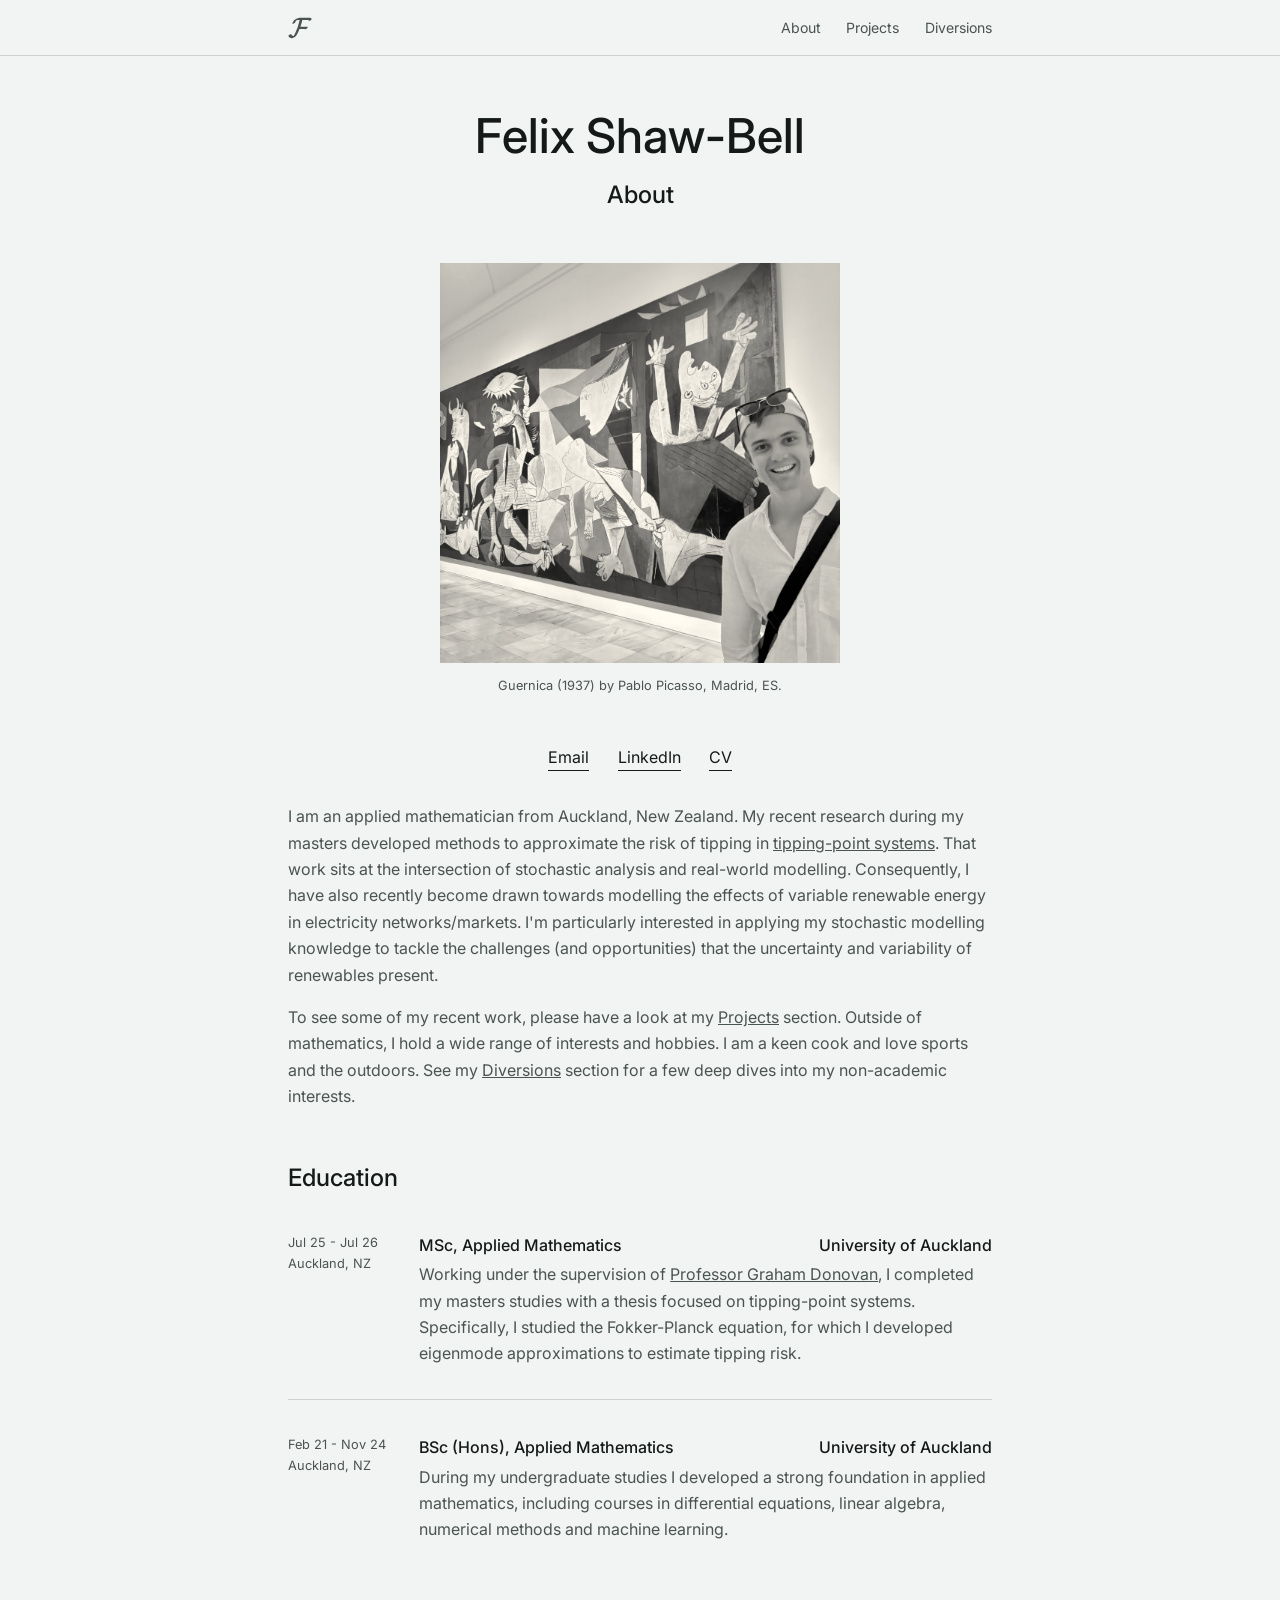
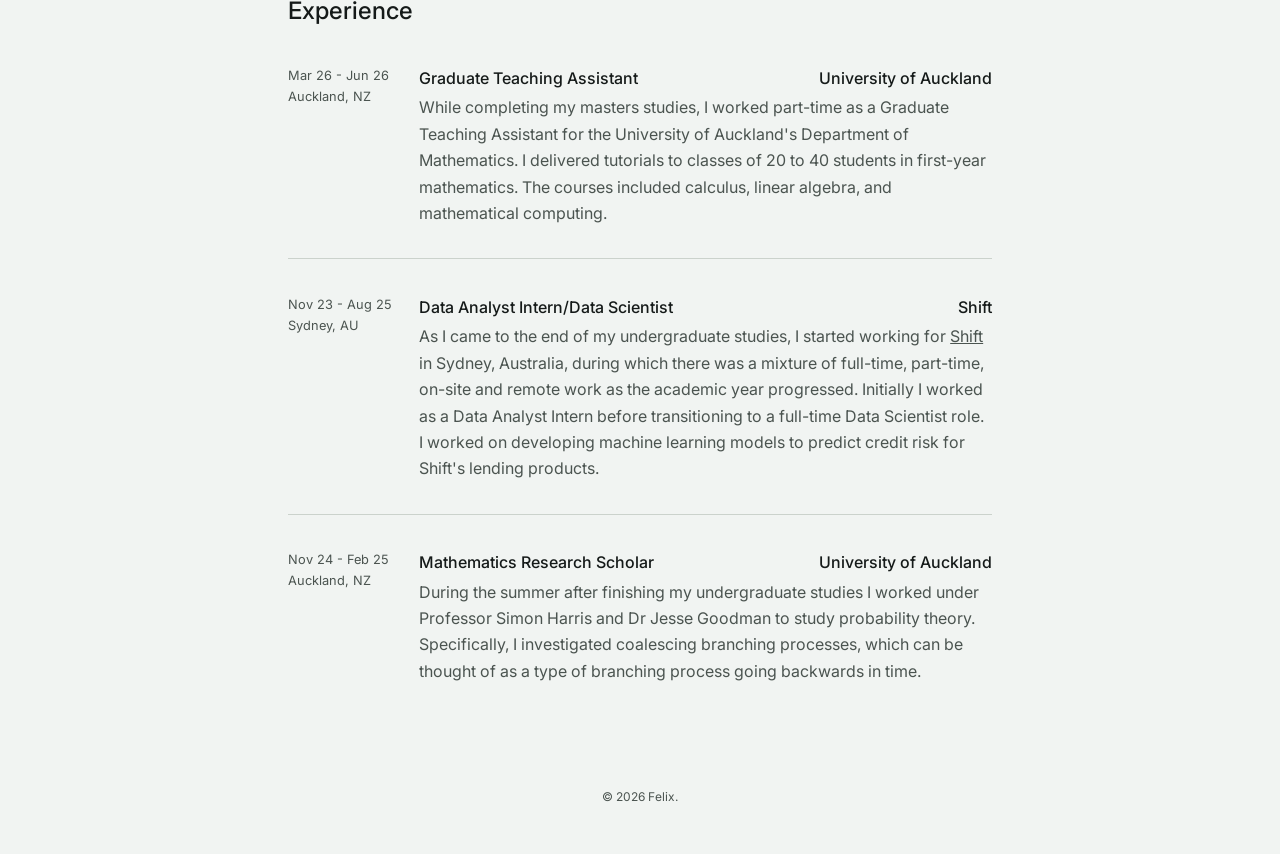
<file: index.html>
<!DOCTYPE html>
<html lang="en">
  
<head>
  <meta charset="UTF-8">
  <meta name="viewport" content="width=device-width, initial-scale=1.0">
  <title>Felix Shaw-Bell</title>
  <link rel="icon" type="image/svg+xml" href="/assets/images/letter_F_logo_ink.svg">
  <link rel="preconnect" href="https://fonts.googleapis.com">
  <link rel="preconnect" href="https://fonts.gstatic.com" crossorigin>
  <link href="https://fonts.googleapis.com/css2?family=Fraunces:opsz,wght@9..144,400;9..144,500;9..144,600&family=Inter:wght@400;500;600&family=JetBrains+Mono:wght@400;500&display=swap" rel="stylesheet">
  <link rel="stylesheet" href="/styles.css">
</head>

<body>

<div id="nav-placeholder"></div>

<script>
  fetch('nav.html')
    .then(res => res.text())
    .then(html => {
      document.getElementById('nav-placeholder').innerHTML = html;
    });
</script>

<main id="top">

  <section class="block" id="about">
    <div class="wrap">
      <div style="text-align: center;">
        <h1>Felix Shaw-Bell</h1>
        <h2 class="subtitle">About</h2>
      </div>
      <figure class="figure">
        <img src="assets/images/Guernica.jpg" alt="Standing beside a Guernica mural in Madrid, Spain." width="400" height="400">
        <figcaption class="figure-caption">Guernica (1937) by Pablo Picasso, Madrid, ES.</figcaption>
      </figure>
      <div class="contact-row">
        <a href="mailto:fshawbell@gmail.com">Email</a>
        <a href="https://www.linkedin.com/in/felix-shaw-bell/">LinkedIn</a>
        <a href="/assets/documents/Felix_Shaw_Bell_CV.pdf" target="_blank" rel="noopener noreferrer">CV</a>      
      </div>
      <p class="body-text">
        I am an applied mathematician from Auckland, New Zealand. My recent research during my masters developed
        methods to approximate the risk of tipping in
        <a href="https://en.wikipedia.org/wiki/Tipping_points_in_the_climate_system">tipping-point systems</a>.
        That work sits at the intersection of stochastic analysis and
        real-world modelling. Consequently, I have also recently become drawn towards modelling the effects of variable renewable energy in electricity networks/markets. I'm particularly interested in applying my stochastic modelling knowledge to tackle the challenges (and opportunities) that the uncertainty and variability of renewables present.
      </p>
      <p class="body-text">
        To see some of my recent work, please have a look at my <a href="/projects.html">Projects</a> section. Outside of mathematics, I hold a wide range of interests and hobbies. I am a keen cook and love sports and the outdoors. See my <a href="/diversions.html">Diversions</a> section for 
        a few deep dives into my non-academic interests.
      </p>
    </div>
    <div class="wrap">
      <h2>Education</h2>
      <div class="t-row">
        <!--<div class="when" style="display: flex; justify-content: space-between;">
          <span>Jul 2025 – Jul 2026</span>
          <span>Auckland, NZ</span>
        </div> -->
        <div class="when">
          Jul 25 - Jul 26 <br.>
          Auckland, NZ
        </div>
        <div class="what">
          <div style="display: flex; justify-content: space-between;">
          <span><h3>MSc, Applied Mathematics</h3></span>
          <span><h3>University of Auckland</h3></span>
        </div>
          
        <p>Working under the supervision of <a href="https://www.math.auckland.ac.nz/~gdon030/">Professor Graham Donovan</a>, 
          I completed my masters studies with a thesis focused on tipping-point systems. 
          Specifically, I studied the Fokker-Planck equation, for which I developed eigenmode approximations
          to estimate tipping risk.</p>
        </div>
      </div>
      <div class="t-row">
        <div class="when">
          Feb 21 - Nov 24 <br.>
          Auckland, NZ
        </div>
        <div class="what">
          <div style="display: flex; justify-content: space-between;">
            <span><h3>BSc (Hons), Applied Mathematics</h3></span>
            <span><h3>University of Auckland</h3></span>
          </div>
          <p>During my undergraduate studies I developed a strong foundation in applied mathematics, including 
            courses in differential equations, linear algebra, numerical methods and machine learning.
          </p>
        </div>
      </div>
    </div>
    <div class="wrap">
      <h2>Experience</h2>
      <div class="t-row">
        <div class="when">
          Mar 26 - Jun 26 <br.>
          Auckland, NZ
        </div>
        <div class="what">
          <div style="display: flex; justify-content: space-between;">
            <span><h3>Graduate Teaching Assistant</h3></span>
            <span><h3>University of Auckland</h3></span>
          </div>
          <p>While completing my masters studies, I worked part-time as a Graduate Teaching Assistant
             for the University of Auckland's Department of Mathematics. I
             delivered tutorials to classes of 20 to 40 students in first-year 
            mathematics. The courses included calculus, linear algebra, 
            and mathematical computing.</p>
        </div>
      </div>
      <div class="t-row">
        <div class="when">
          Nov 23 - Aug 25 <br.>
          Sydney, AU
        </div>
        <div class="what">
          <div style="display: flex; justify-content: space-between;">
            <span><h3>Data Analyst Intern/Data Scientist</h3></span>
            <span><h3>Shift</h3></span>
          </div>
          <p>As I came to the end of my undergraduate studies, I started working for 
            <a href="https://www.shift.com.au/">Shift</a>
            in Sydney, Australia, during which there was a mixture of full-time, part-time,
            on-site and remote work as the academic year progressed. Initially I worked as 
            a Data Analyst Intern before transitioning to a 
            full-time Data Scientist role. I worked on developing machine learning models to 
            predict credit risk for Shift's lending products.</p>
        </div>
      </div>
      <div class="t-row">
        <div class="when">
          Nov 24 - Feb 25 <br.>
          Auckland, NZ
        </div>
        <div class="what">
          <div style="display: flex; justify-content: space-between;">
            <span><h3>Mathematics Research Scholar</h3></span>
            <span><h3>University of Auckland</h3></span>
          </div>
          <p>During the summer after finishing my undergraduate studies 
            I worked under Professor Simon Harris and Dr Jesse Goodman to study 
            probability theory. Specifically, I investigated coalescing branching 
            processes, which can be thought of as a type of branching process 
            going backwards in time.</p>
        </div>
      </div>
    </div>
  </section>
</main>

<div id="footer-placeholder"></div>

<script>
  fetch('/footer.html')
    .then(res => res.text())
    .then(html => {
      document.getElementById('footer-placeholder').innerHTML = html;
    });
</script>

</body>
</html>
</file>
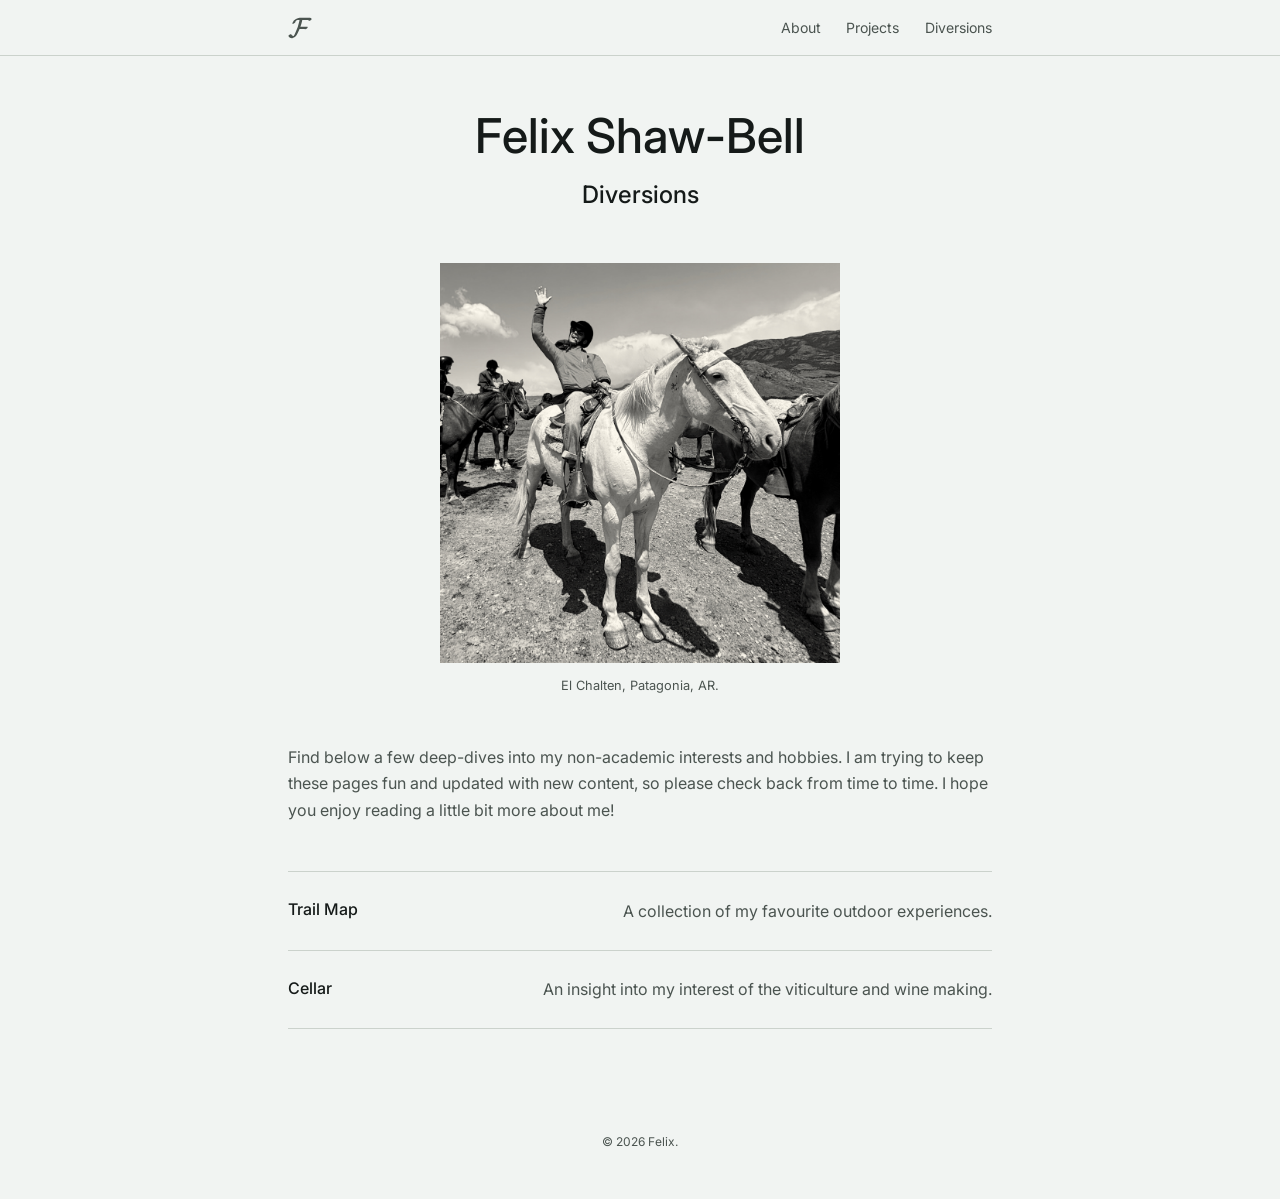
<file: diversions.html>
<!DOCTYPE html>
<html lang="en">
  
<head>
  <meta charset="UTF-8">
  <meta name="viewport" content="width=device-width, initial-scale=1.0">
  <title>Felix Shaw-Bell</title>
  <link rel="icon" type="image/svg+xml" href="/assets/images/letter_F_logo_ink.svg">
  <link rel="preconnect" href="https://fonts.googleapis.com">
  <link rel="preconnect" href="https://fonts.gstatic.com" crossorigin>
  <link href="https://fonts.googleapis.com/css2?family=Fraunces:opsz,wght@9..144,400;9..144,500;9..144,600&family=Inter:wght@400;500;600&family=JetBrains+Mono:wght@400;500&display=swap" rel="stylesheet">
  <link rel="stylesheet" href="/styles.css">
</head>

<body>

<div id="nav-placeholder"></div>

<script>
  fetch('nav.html')
    .then(res => res.text())
    .then(html => {
      document.getElementById('nav-placeholder').innerHTML = html;
    });
</script>

<main id="top">
  <section class="block">
    <div class="wrap">
      <div style="text-align: center;">
        <h1>Felix Shaw-Bell</h1>
        <h2 class="subtitle">Diversions</h2>
      </div>
      <figure class="figure">
        <img src="/assets/images/Patagonia_horse.jpg" alt="Mount Fitz Roy. Patagonia, Argentina." width="400" height="400">
        <figcaption class="figure-caption">El Chalten, Patagonia, AR.</figcaption>
      </figure>
      <p class="body-text">
        Find below a few deep-dives into my non-academic interests and hobbies. I am trying to keep these pages fun and updated with new content, so please check back from time to time. I hope you enjoy reading a little bit more about me!
      </p>
      <div class="card-grid">
        <a class="card-link" href="/diversions/trails.html">
          <h3>Trail Map</h3>
          <p>A collection of my favourite outdoor experiences.</p>
        </a>
        <a class="card-link" href="/diversions/cellar.html">
          <h3>Cellar</h3>
          <p>An insight into my interest of the viticulture and wine making.</p>
        </a>
      </div>
    </div>
  </section>
</main>

<div id="footer-placeholder"></div>

<script>
  fetch('/footer.html')
    .then(res => res.text())
    .then(html => {
      document.getElementById('footer-placeholder').innerHTML = html;
    });
</script>

</body>
</html>
</file>
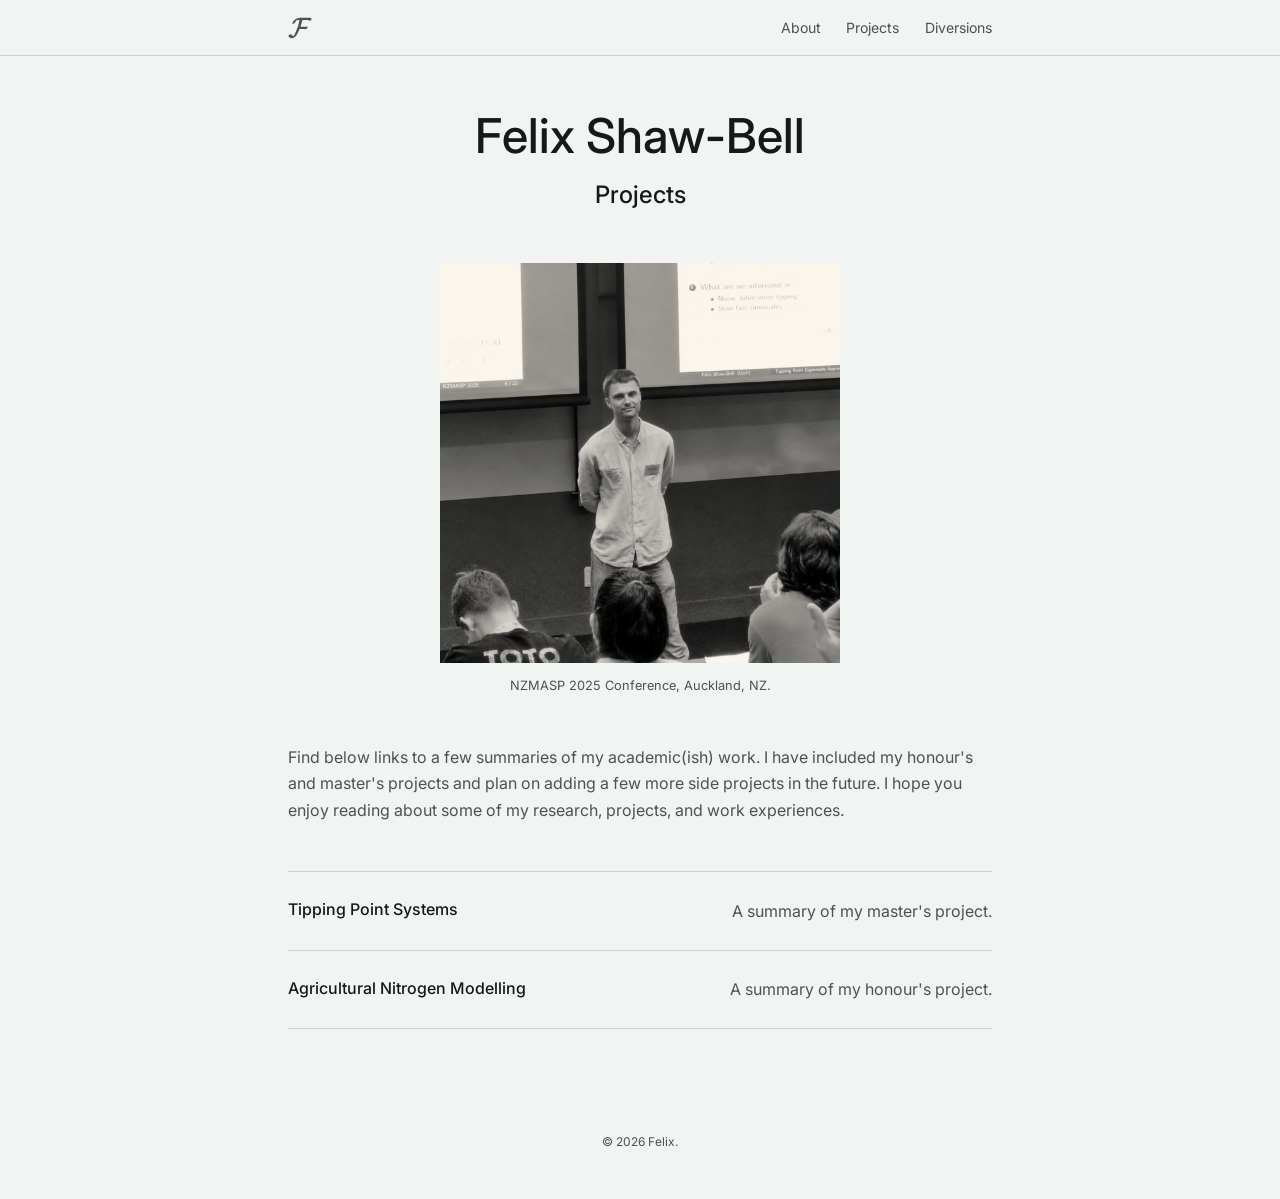
<file: projects.html>
<!DOCTYPE html>
<html lang="en">
  
<head>
  <meta charset="UTF-8">
  <meta name="viewport" content="width=device-width, initial-scale=1.0">
  <title>Felix Shaw-Bell</title>
  <link rel="icon" type="image/svg+xml" href="/assets/images/letter_F_logo_ink.svg">
  <link rel="preconnect" href="https://fonts.googleapis.com">
  <link rel="preconnect" href="https://fonts.gstatic.com" crossorigin>
  <link href="https://fonts.googleapis.com/css2?family=Fraunces:opsz,wght@9..144,400;9..144,500;9..144,600&family=Inter:wght@400;500;600&family=JetBrains+Mono:wght@400;500&display=swap" rel="stylesheet">
  <link rel="stylesheet" href="/styles.css">
</head>

<body>

<div id="nav-placeholder"></div>

<script>
  fetch('nav.html')
    .then(res => res.text())
    .then(html => {
      document.getElementById('nav-placeholder').innerHTML = html;
    });
</script>

<main id="top">
  <section class="block" id="projects">
    <div class="wrap">
      <div style="text-align: center;">
        <h1>Felix Shaw-Bell</h1>
        <h2 class="subtitle">Projects</h2>
      </div>
      <figure class="figure">
        <img src="/assets/images/NZMASP_Felix_editted.jpg" alt="NZMASP 2025 Conference, Auckland, NZ." width="400" height="400">
        <figcaption class="figure-caption">NZMASP 2025 Conference, Auckland, NZ.</figcaption>
      </figure>
      <p class="body-text">
        Find below links to a few summaries of my academic(ish) work. I have included my honour's and master's projects and plan on adding a few more side projects in the future. I hope you enjoy reading about some of my research, projects, and work experiences.
      </p>
      <div class="card-grid">
        <a class="card-link" href="/projects/tipping_points.html">
          <h3>Tipping Point Systems</h3>
          <p>A summary of my master's project.</p>
        </a>
        <a class="card-link" href="/projects/agricultural_nitrogen.html">
          <h3>Agricultural Nitrogen Modelling</h3>
          <p>A summary of my honour's project.</p>
        </a>
      </div>
    </div>
  </section>
</main>

<div id="footer-placeholder"></div>

<script>
  fetch('/footer.html')
    .then(res => res.text())
    .then(html => {
      document.getElementById('footer-placeholder').innerHTML = html;
    });
</script>

</body>
</html>
</file>
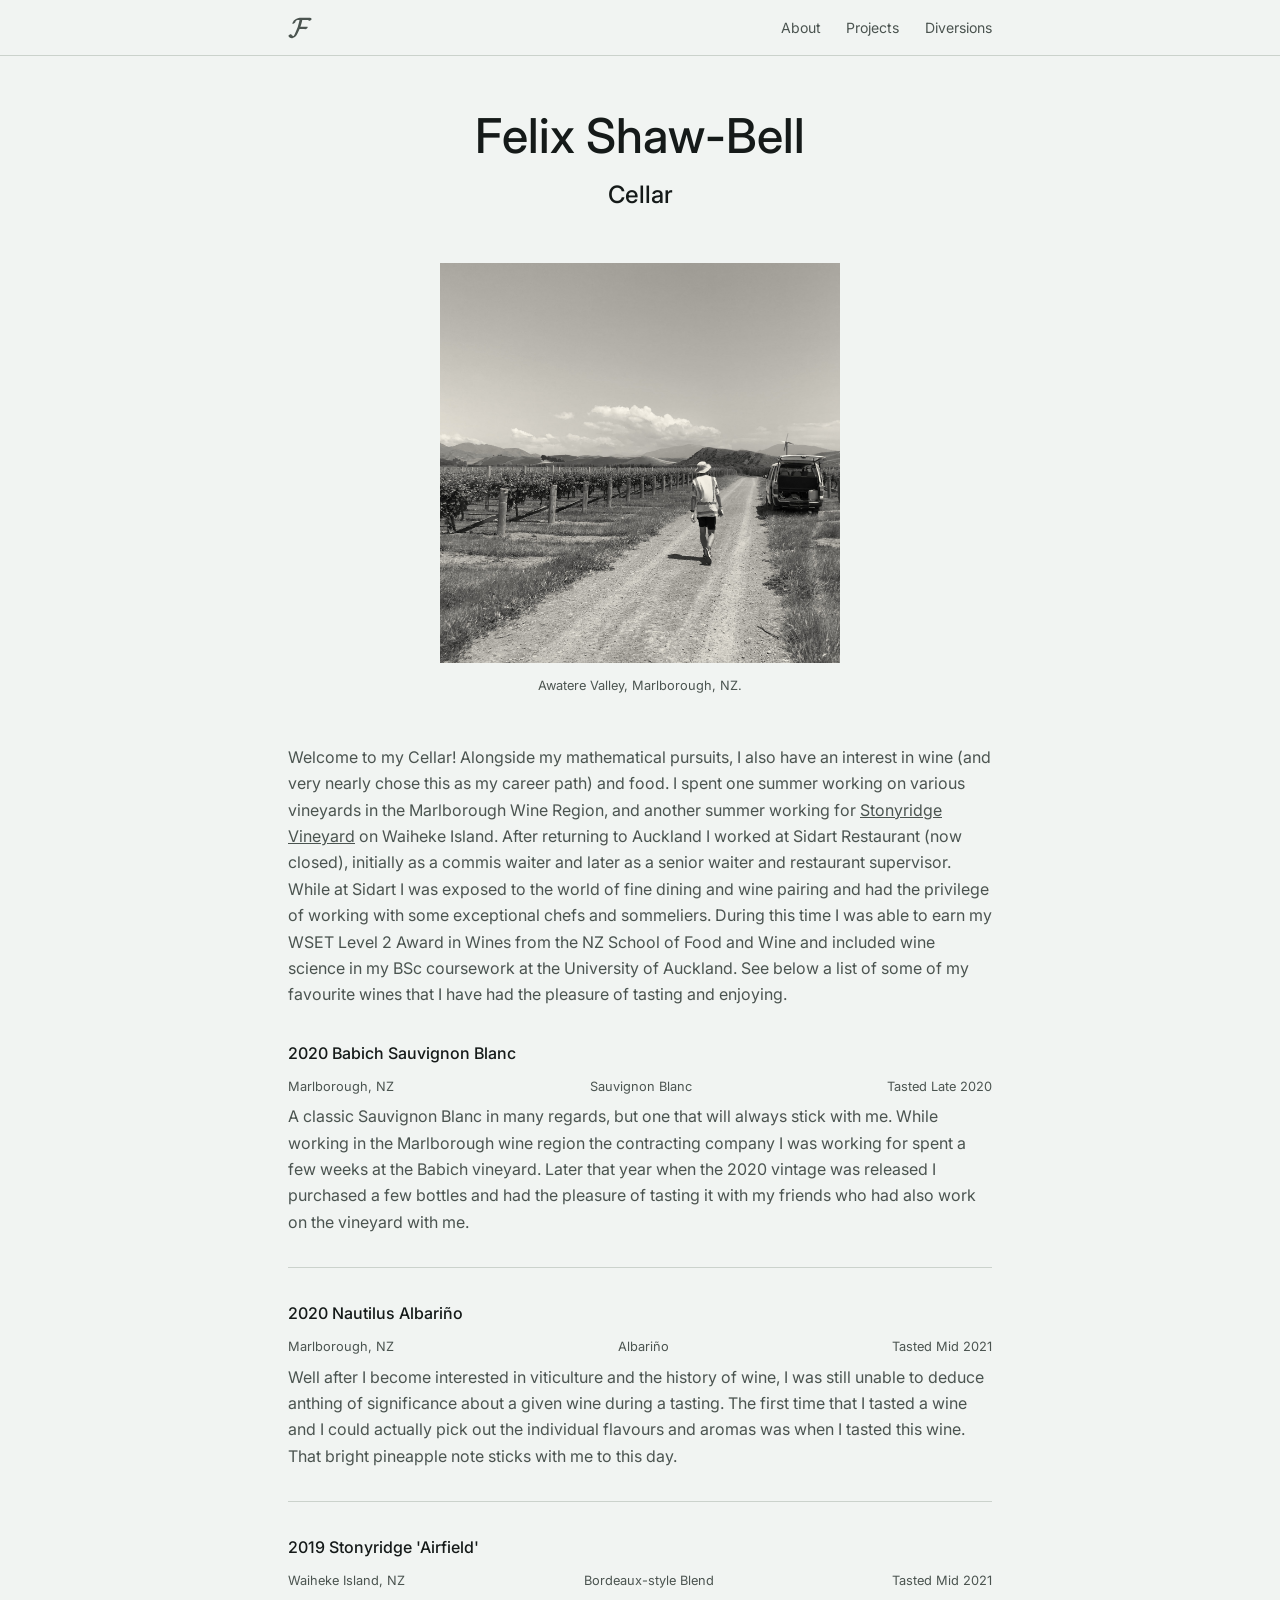
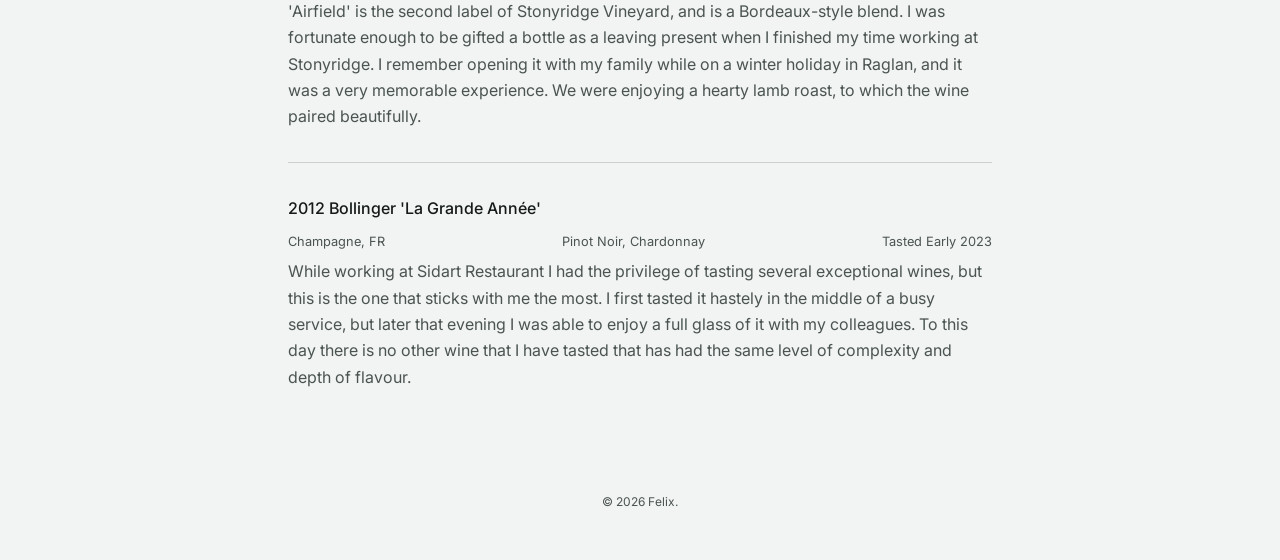
<file: diversions/cellar.html>
<!DOCTYPE html>
<html lang="en">
  
<head>
  <meta charset="UTF-8">
  <meta name="viewport" content="width=device-width, initial-scale=1.0">
  <title>Felix Shaw-Bell</title>
  <link rel="icon" type="image/svg+xml" href="/assets/images/letter_F_logo_ink.svg">
  <link rel="preconnect" href="https://fonts.googleapis.com">
  <link rel="preconnect" href="https://fonts.gstatic.com" crossorigin>
  <link href="https://fonts.googleapis.com/css2?family=Fraunces:opsz,wght@9..144,400;9..144,500;9..144,600&family=Inter:wght@400;500;600&family=JetBrains+Mono:wght@400;500&display=swap" rel="stylesheet">
  <link rel="stylesheet" href="/styles.css">
</head>

<body>

<div id="nav-placeholder"></div>

<script>
  fetch('/nav.html')
    .then(res => res.text())
    .then(html => {
      document.getElementById('nav-placeholder').innerHTML = html;
    });
</script>

<main id="top">
  <section class="block" id="cellar">
    <div class="wrap">
      <div style="text-align: center;">
        <h1>Felix Shaw-Bell</h1>
        <h2 class="subtitle">Cellar</h2>
      </div>
      <figure class="figure">
        <img src="/assets/images/Marlborough.jpg" alt="Standing in Marlborough vineyard." width="400" height="400">
        <figcaption class="figure-caption">Awatere Valley, Marlborough, NZ.</figcaption>
      </figure>
      <p class="body-text">
        Welcome to my Cellar! Alongside my mathematical pursuits, I also have an interest in wine (and very 
        nearly chose this as my career path) and food.
        I spent one summer working on various vineyards in the Marlborough Wine Region, and another 
        summer working for <a href="https://stonyridge.com/">Stonyridge Vineyard</a> on Waiheke Island. 
        After returning to Auckland I worked at Sidart Restaurant (now closed), initially as a commis waiter
        and later as a senior waiter and restaurant supervisor. While at Sidart I was exposed to
        the world of fine dining and wine pairing and had the privilege of working with some exceptional chefs 
        and sommeliers. During this time I was able to earn my WSET Level 2 Award in Wines from the NZ 
        School of Food and Wine and included wine science in my BSc coursework 
        at the University of Auckland. See below a list of some of my favourite wines that I 
        have had the pleasure of tasting and enjoying.
      </p>

      <article class="wine-note">
        <div class="wine-note__title-row">
          <h3 class="wine-note__name">2020 Babich Sauvignon Blanc</h3>
        </div>

        <div class="wine-note__meta">
          <span class="wine-note__location">Marlborough, NZ</span>
          <span class="wine-note__variety">Sauvignon Blanc</span>
          <span class="wine-note__tasted">Tasted Late 2020</span>
        </div>

        <p class="wine-note__body">
          A classic Sauvignon Blanc in many regards, but one that will always stick with me. 
          While working in the Marlborough wine region the contracting company I was working for 
          spent a few weeks at the Babich vineyard. Later that year when the 2020 vintage was released
          I purchased a few bottles and had the pleasure of tasting it with my friends who had also work on the
          vineyard with me. 
        </p>
      </article>

      <article class="wine-note">
        <div class="wine-note__title-row">
          <h3 class="wine-note__name">2020 Nautilus Albariño</h3>
        </div>

        <div class="wine-note__meta">
          <span class="wine-note__location">Marlborough, NZ</span>
          <span class="wine-note__variety">Albariño</span>
          <span class="wine-note__tasted">Tasted Mid 2021</span>
        </div>

        <p class="wine-note__body">
          Well after I become interested in viticulture and the history of wine,
          I was still unable to deduce anthing of significance about a given wine during a
          tasting. The first time that I tasted a wine and I could actually pick out the 
          individual flavours and aromas was when I tasted this wine. That bright 
          pineapple note sticks with me to this day.
        </p>
      </article>

      <article class="wine-note">
        <div class="wine-note__title-row">
          <h3 class="wine-note__name">2019 Stonyridge 'Airfield'</h3>
        </div>

        <div class="wine-note__meta">
          <span class="wine-note__location">Waiheke Island, NZ</span>
          <span class="wine-note__variety">Bordeaux-style Blend</span>
          <span class="wine-note__tasted">Tasted Mid 2021</span>
        </div>

        <p class="wine-note__body">
          'Airfield' is the second label of Stonyridge Vineyard, and is a Bordeaux-style blend.
          I was fortunate enough to be gifted a bottle as a leaving present when I finished 
          my time working at Stonyridge. I remember opening it with my family while on a 
          winter holiday in Raglan, and it was a very memorable experience. We were enjoying a 
          hearty lamb roast, to which the wine paired beautifully.
        </p>
      </article>

      <article class="wine-note">
        <div class="wine-note__title-row">
          <h3 class="wine-note__name">2012 Bollinger 'La Grande Année'</h3>
        </div>

        <div class="wine-note__meta">
          <span class="wine-note__location">Champagne, FR</span>
          <span class="wine-note__variety">Pinot Noir, Chardonnay</span>
          <span class="wine-note__tasted">Tasted Early 2023</span>
        </div>

        <p class="wine-note__body">
          While working at Sidart Restaurant I had the privilege of tasting several exceptional 
          wines, but this is the one that sticks with me the most. I first tasted it hastely in the middle of a busy service,
          but later that evening I was able to enjoy a full glass of it with my colleagues. To this day there
          is no other wine that I have tasted that has had the same level of complexity and depth of flavour.
      </article>
      
    </div>
  </section>
</main>

<div id="footer-placeholder"></div>

<script>
  fetch('/footer.html')
    .then(res => res.text())
    .then(html => {
      document.getElementById('footer-placeholder').innerHTML = html;
    });
</script>

</body>
</html>
</file>
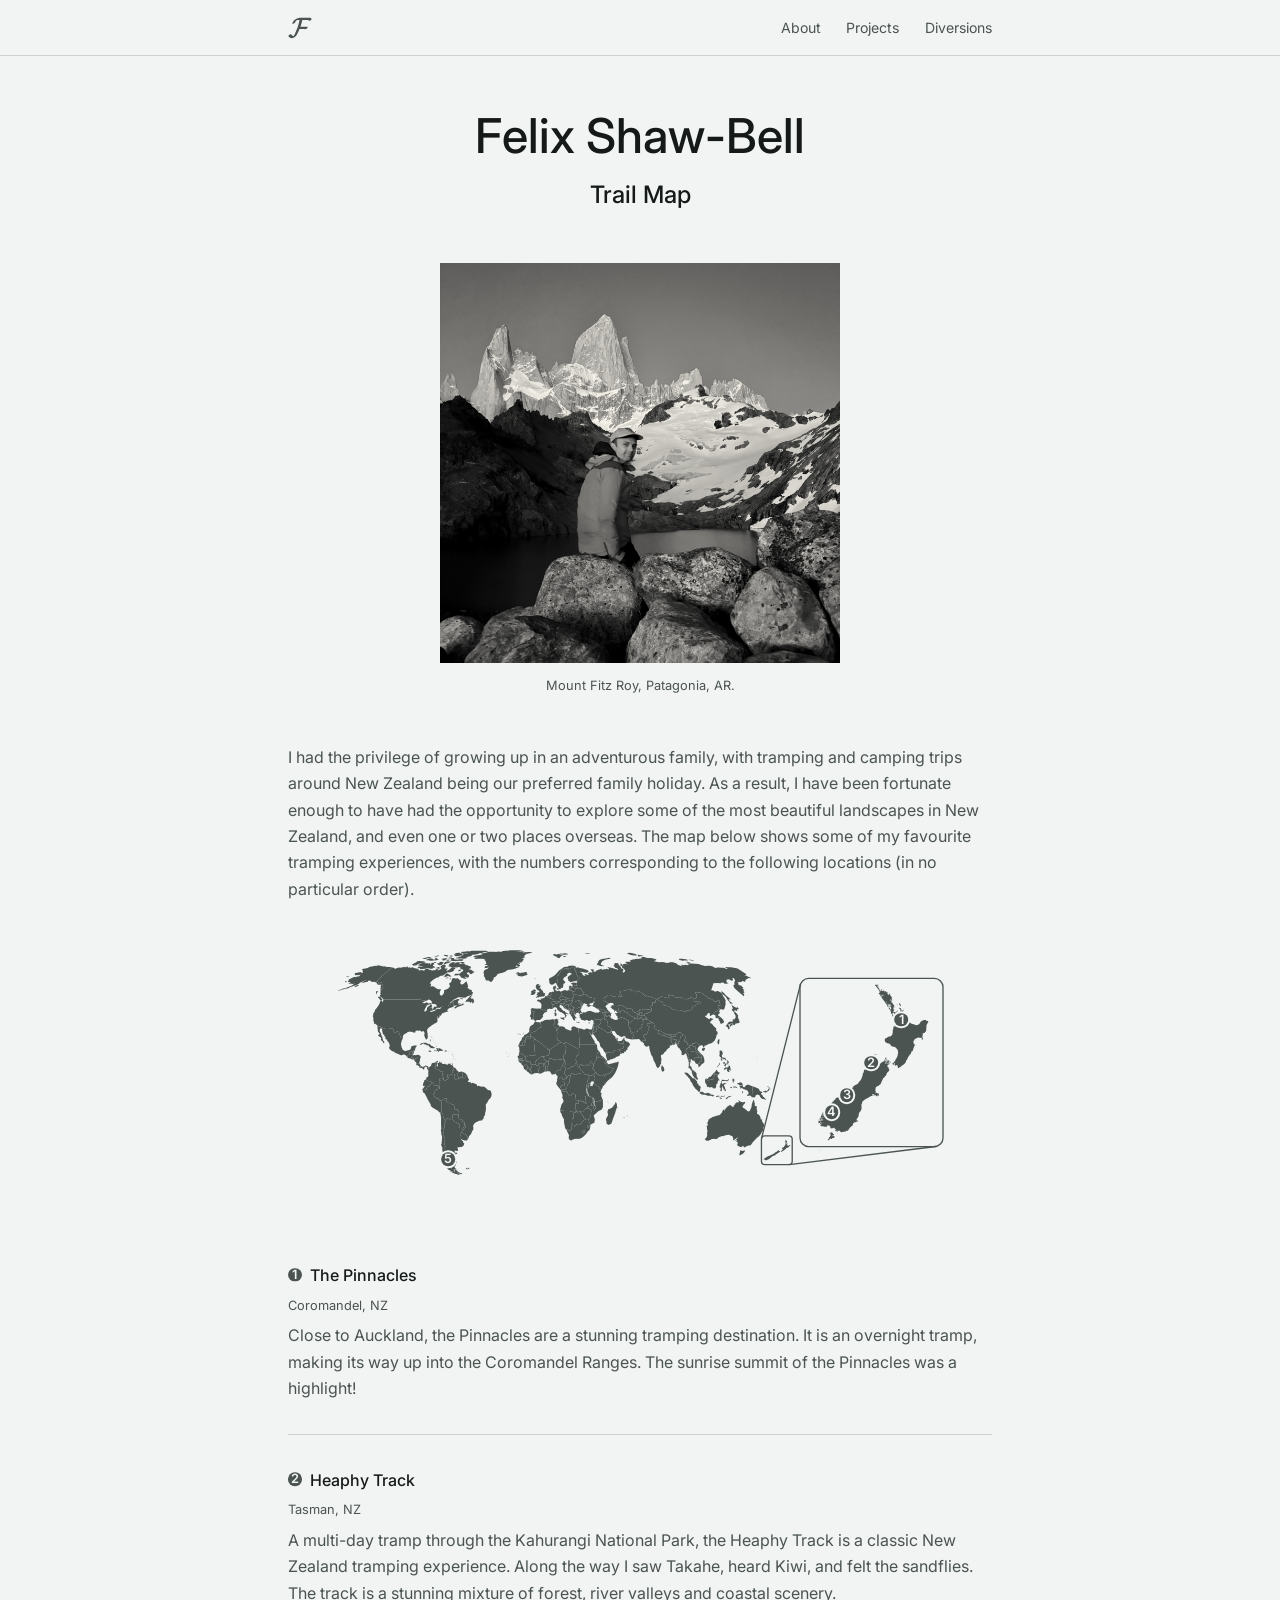
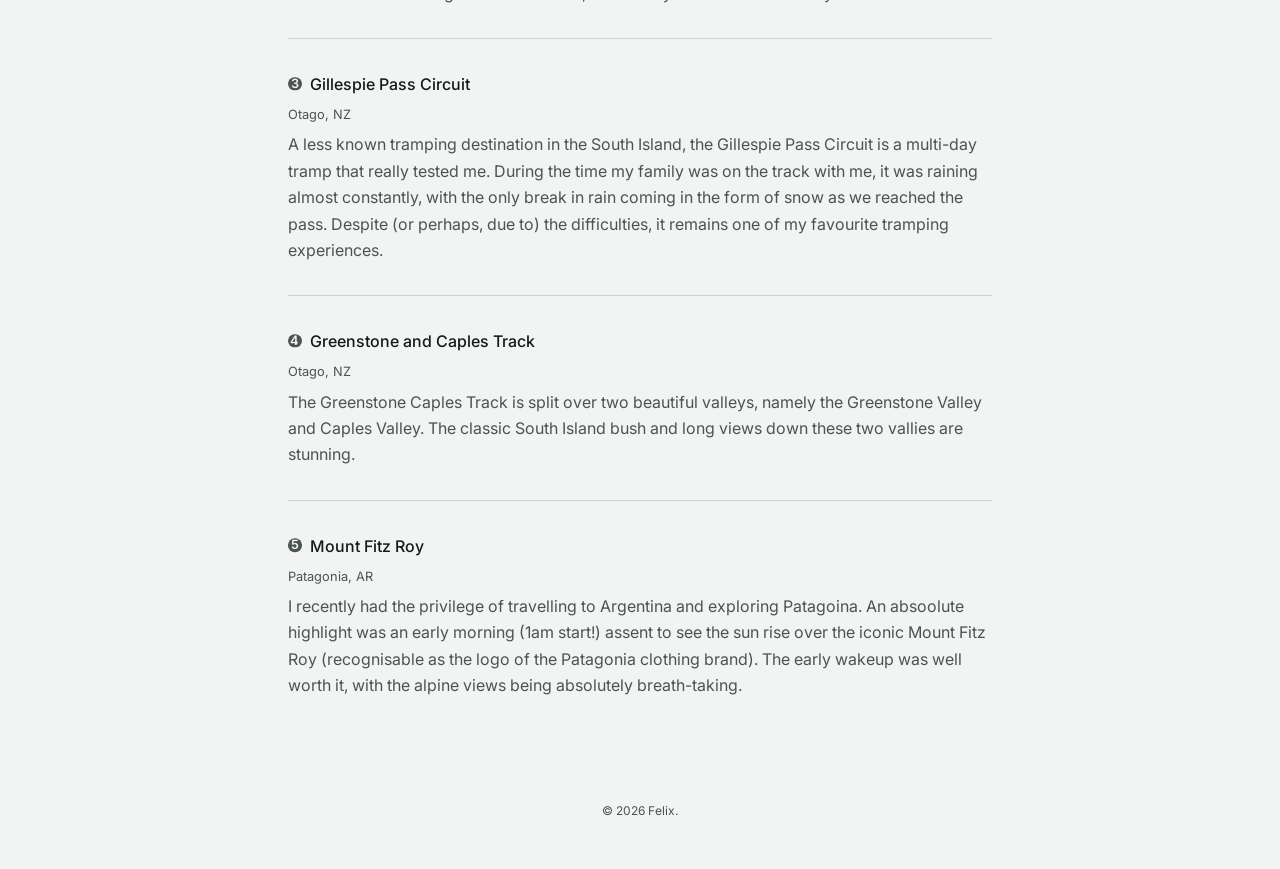
<file: diversions/trails.html>
<!DOCTYPE html>
<html lang="en">
  
<head>
  <meta charset="UTF-8">
  <meta name="viewport" content="width=device-width, initial-scale=1.0">
  <title>Felix Shaw-Bell</title>
  <link rel="icon" type="image/svg+xml" href="/assets/images/letter_F_logo_ink.svg">
  <link rel="preconnect" href="https://fonts.googleapis.com">
  <link rel="preconnect" href="https://fonts.gstatic.com" crossorigin>
  <link href="https://fonts.googleapis.com/css2?family=Fraunces:opsz,wght@9..144,400;9..144,500;9..144,600&family=Inter:wght@400;500;600&family=JetBrains+Mono:wght@400;500&display=swap" rel="stylesheet">
  <link rel="stylesheet" href="/styles.css">
</head>

<body>

<div id="nav-placeholder"></div>

<script>
  fetch('../nav.html')
    .then(res => res.text())
    .then(html => {
      document.getElementById('nav-placeholder').innerHTML = html;
    });
</script>

<main id="top">

  <section class="block" id="trail-map">
    <div class="wrap">
      <div style="text-align: center;">
        <h1>Felix Shaw-Bell</h1>
        <h2 class="subtitle">Trail Map</h2>
      </div>
      <figure class="figure">
        <img src="/assets/images/Mount_Fitzroy_1.jpg" alt="Mount Fitz Roy. Patagonia, Argentina." width="400" height="400">
        <figcaption class="figure-caption">Mount Fitz Roy, Patagonia, AR.</figcaption>
      </figure>
      <p class="body-text">
        I had the privilege of growing up in an adventurous family, with tramping and camping trips around New Zealand being our preferred family holiday. As a result, I have been fortunate enough to have had the opportunity to explore some of the most beautiful landscapes in New Zealand, and even one or two places overseas. The map below shows some of my favourite tramping experiences, with the numbers corresponding to the following locations (in no particular order).
      </p>
      <figure class="figure">
        <div class="marked-image">
          <img src="/assets/images/world.svg" alt="World map, NZ enlarged." style="width: calc(0.8 * var(--max-w)); height: auto;">

          <a href="#pinnicales" class="marker" style="top: 31%; left: 93%;">1</a>
          <a href="#heaphy" class="marker" style="top: 50%; left: 88%;">2</a>
          <a href="#gillespie_pass" class="marker" style="top: 64.5%; left: 84%;">3</a>
          <a href="#greenstone_caples" class="marker" style="top: 72%; left: 81.5%;">4</a>
          <a href="#mt_fitzroy" class="marker" style="top: 93%; left: 18.5%;">5</a>
        </div>
      </figure>

      <div class="hike-entry", id="pinnicales">
          <div class="hike-entry__title-row">
            <div class="marker marker--inline">1</div>
            <h3 class="hike-entry__name">The Pinnacles</h3>
          </div>
          <div class="hike-entry__location">Coromandel, NZ</div>
          <p class="hike-entry__body">
            Close to Auckland, the Pinnacles are a stunning tramping destination. 
            It is an overnight tramp, making its way up into the Coromandel Ranges.
            The sunrise summit of the Pinnacles was a highlight!
          </p>
      </div>
      <div class="hike-entry", id="heaphy">
          <div class="hike-entry__title-row">
            <div class="marker marker--inline">2</div>
            <h3 class="hike-entry__name">Heaphy Track</h3>
          </div>
          <div class="hike-entry__location">Tasman, NZ</div>
          <p class="hike-entry__body">
            A multi-day tramp through the Kahurangi National Park, the Heaphy Track is a 
            classic New Zealand tramping experience. Along the way I saw Takahe, heard Kiwi,
            and felt the sandflies. The track is a stunning mixture of forest, river valleys and 
            coastal scenery.
          </p>
      </div>
      <div class="hike-entry", id="gillespie_pass">
          <div class="hike-entry__title-row">
            <div class="marker marker--inline">3</div>
            <h3 class="hike-entry__name">Gillespie Pass Circuit</h3>
          </div>
          <div class="hike-entry__location">Otago, NZ</div>
          <p class="hike-entry__body">
            A less known tramping destination in the South Island, the Gillespie Pass Circuit 
            is a multi-day tramp that really tested me. During the time my family was
            on the track with me, it was raining almost constantly, with the only break in rain
            coming in the form of snow as we reached the pass. Despite (or perhaps, due to) the difficulties,
            it remains one of my favourite tramping experiences.
          </p>
      </div>
      <div class="hike-entry", id="greenstone_caples">
          <div class="hike-entry__title-row">
            <div class="marker marker--inline">4</div>
            <h3 class="hike-entry__name">Greenstone and Caples Track</h3>
          </div>
          <div class="hike-entry__location">Otago, NZ</div>
          <p class="hike-entry__body">
            The Greenstone Caples Track is split over two beautiful valleys, namely the Greenstone
            Valley and Caples Valley. The classic South Island bush and long views down these two
            vallies are stunning.
          </p>
      </div>
      <div class="hike-entry", id="mt_fitzroy">
          <div class="hike-entry__title-row">
            <div class="marker marker--inline">5</div>
            <h3 class="hike-entry__name">Mount Fitz Roy</h3>
          </div>
          <div class="hike-entry__location">Patagonia, AR</div>
          <p class="hike-entry__body">
            I recently had the privilege of travelling to Argentina and exploring Patagoina.
            An absoolute highlight was an early morning (1am start!) assent to see the sun rise 
            over the iconic Mount Fitz Roy (recognisable as the logo of the Patagonia clothing brand). 
            The early wakeup was well worth it, with the alpine views being absolutely breath-taking.
          </p>
      </div>
    </div>
  </section>

</main>

<div id="footer-placeholder"></div>

<script>
  fetch('/footer.html')
    .then(res => res.text())
    .then(html => {
      document.getElementById('footer-placeholder').innerHTML = html;
    });
</script>

</body>
</html>
</file>
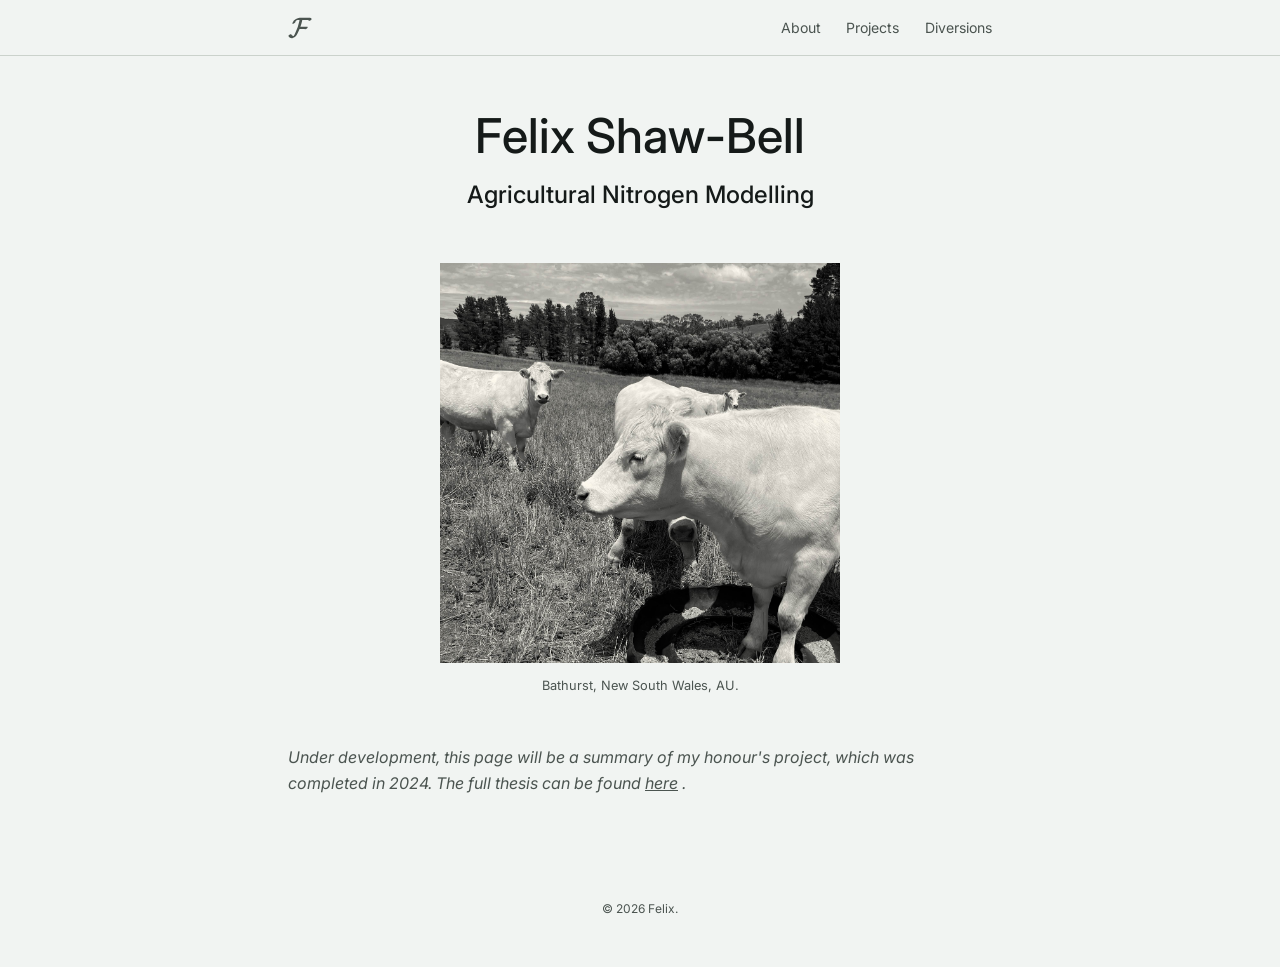
<file: projects/agricultural_nitrogen.html>
<!DOCTYPE html>
<html lang="en">
  
<head>
  <meta charset="UTF-8">
  <meta name="viewport" content="width=device-width, initial-scale=1.0">
  <title>Felix Shaw-Bell</title>
  <link rel="icon" type="image/svg+xml" href="/assets/images/letter_F_logo_ink.svg">
  <link rel="preconnect" href="https://fonts.googleapis.com">
  <link rel="preconnect" href="https://fonts.gstatic.com" crossorigin>
  <link href="https://fonts.googleapis.com/css2?family=Fraunces:opsz,wght@9..144,400;9..144,500;9..144,600&family=Inter:wght@400;500;600&family=JetBrains+Mono:wght@400;500&display=swap" rel="stylesheet">
  <link rel="stylesheet" href="/styles.css">
</head>

<body>

<div id="nav-placeholder"></div>

<script>
  fetch('../nav.html')
    .then(res => res.text())
    .then(html => {
      document.getElementById('nav-placeholder').innerHTML = html;
    });
</script>

<main id="top">

  <section class="block" id="trail-map">
    <div class="wrap">
      <div style="text-align: center;">
        <h1>Felix Shaw-Bell</h1>
        <h2 class="subtitle">Agricultural Nitrogen Modelling</h2>
      </div>
      <figure class="figure">
        <img src="/assets/images/Bathurst_cows.jpg" alt="Bathurst Cows." width="400" height="400">
        <figcaption class="figure-caption">Bathurst, New South Wales, AU.</figcaption>
      </figure>
      <p class="body-text">
        <i>Under development, this page will be a summary of my honour's project, which was completed in 2024. The full thesis can be found <a href="/assets/documents/Honours_Thesis.pdf" target="_blank" rel="noopener noreferrer">here</a>      
.       </i>
      </p>
    </div>
  </section>

</main>

<div id="footer-placeholder"></div>

<script>
  fetch('/footer.html')
    .then(res => res.text())
    .then(html => {
      document.getElementById('footer-placeholder').innerHTML = html;
    });
</script>

</body>
</html>
</file>
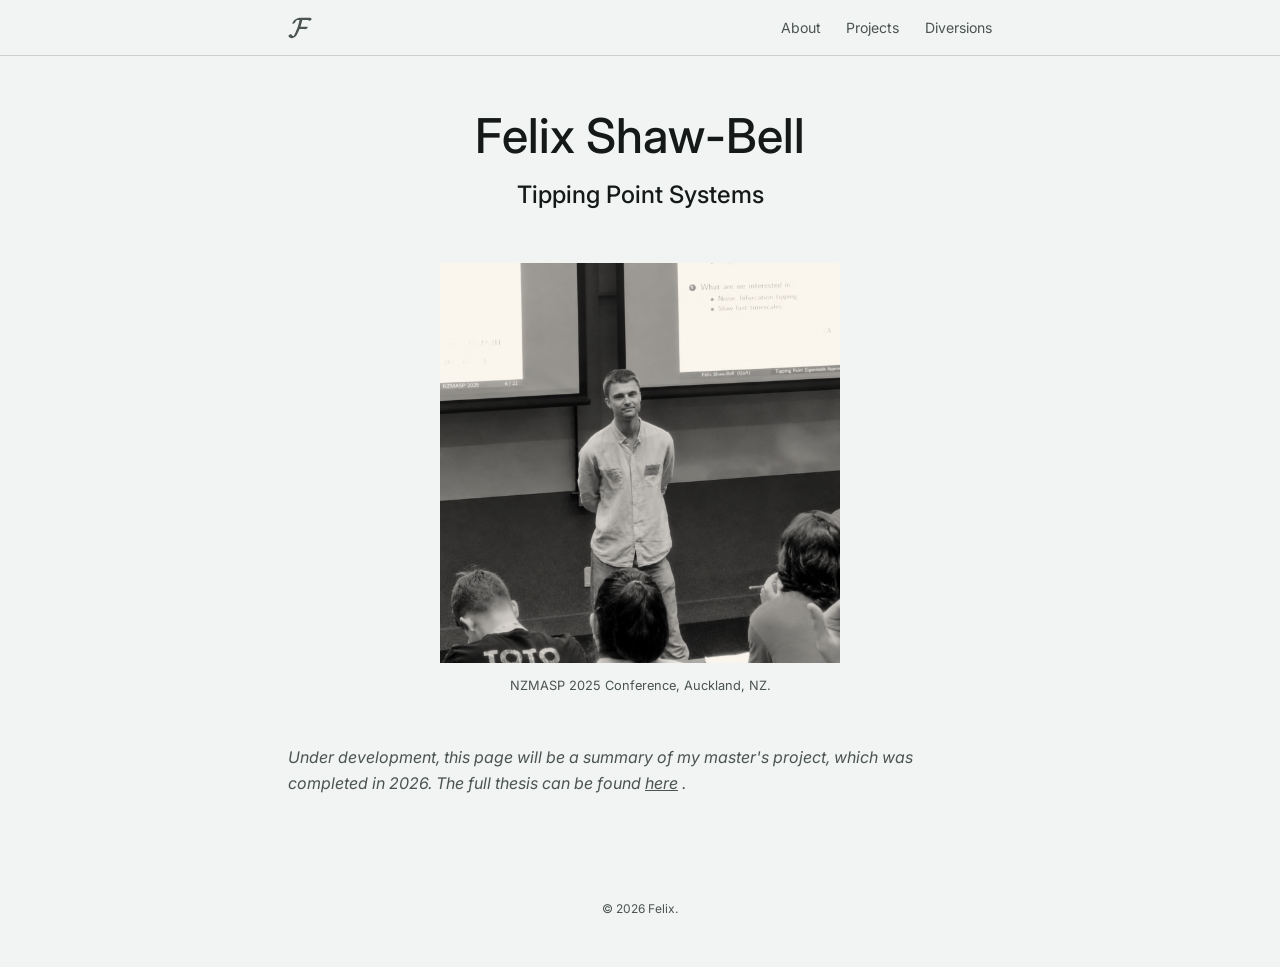
<file: projects/tipping_points.html>
<!DOCTYPE html>
<html lang="en">

<!--<link rel="stylesheet" href="https://cdnjs.cloudflare.com/ajax/libs/KaTeX/0.16.9/katex.min.css">
<script src="https://cdnjs.cloudflare.com/ajax/libs/KaTeX/0.16.9/katex.min.js"></script>
<script src="https://cdnjs.cloudflare.com/ajax/libs/KaTeX/0.16.9/contrib/auto-render.min.js"></script>

<script>
  document.addEventListener("DOMContentLoaded", function() {
    renderMathInElement(document.body, {
      delimiters: [
        {left: "$$", right: "$$", display: true},
        {left: "$", right: "$", display: false}
      ]
    });
  });
</script>-->

<head>
  <meta charset="UTF-8">
  <meta name="viewport" content="width=device-width, initial-scale=1.0">
  <title>Felix Shaw-Bell</title>
  <link rel="icon" type="image/svg+xml" href="/assets/images/letter_F_logo_ink.svg">
  <link rel="preconnect" href="https://fonts.googleapis.com">
  <link rel="preconnect" href="https://fonts.gstatic.com" crossorigin>
  <link href="https://fonts.googleapis.com/css2?family=Fraunces:opsz,wght@9..144,400;9..144,500;9..144,600&family=Inter:wght@400;500;600&family=JetBrains+Mono:wght@400;500&display=swap" rel="stylesheet">
  <link rel="stylesheet" href="/styles.css">
</head>

<body>

<div id="nav-placeholder"></div>

<script>
  fetch('../nav.html')
    .then(res => res.text())
    .then(html => {
      document.getElementById('nav-placeholder').innerHTML = html;
    });
</script>

<main id="top">

  <section class="block" id="trail-map">
    <div class="wrap">
      <div style="text-align: center;">
        <h1>Felix Shaw-Bell</h1>
        <h2 class="subtitle">Tipping Point Systems</h2>
      </div>
      <figure class="figure">
        <img src="/assets/images/NZMASP_Felix_editted.jpg" alt="NZMASP 2025 Conference, Auckland, NZ." width="400" height="400">
        <figcaption class="figure-caption">NZMASP 2025 Conference, Auckland, NZ.</figcaption>
      </figure>
      <p class="body-text">
        <i>Under development, this page will be a summary of my master's project, which was completed in 2026. The full thesis can be found <a href="/assets/documents/Masters_Thesis.pdf" target="_blank" rel="noopener noreferrer">here</a>      
.       </i>
      </p>
    </div>
  </section>

</main>

<div id="footer-placeholder"></div>

<script>
  fetch('/footer.html')
    .then(res => res.text())
    .then(html => {
      document.getElementById('footer-placeholder').innerHTML = html;
    });
</script>

</body>
</html>
</file>
<file: styles.css>
:root{
--paper: #F1F4F2;
--paper-dim: #E7EBE7;
--ink: #151A19;
--ink-soft: #4B5450;
--teal: #1F6F6F;
--teal-dim: #1F6F6F33;
--amber: #B8863B;
--orange: #f57900;
--line: #CBD2CC;
--max-w: 760px;
--hover-time: 0.3s;
}

* { margin: 0; padding: 0; box-sizing: border-box; scroll-margin-top: 3rem;}

html { scroll-behavior: smooth; }

body{
background: var(--paper);
color: var(--ink);
font-family: 'Inter', sans-serif;
line-height: 1.65;
font-size: 16px;
-webkit-font-smoothing: antialiased;
}

a { 
color: inherit; 
transition: color var(--hover-time) ease, text-shadow var(--hover-time) ease; 
}

a:hover {
color: var(--ink);
text-shadow: 0.25px 0 0 currentColor, -0.25px 0 0 currentColor;
}

.marker:hover {
background: var(--ink); 
}

.wrap{
max-width: var(--max-w);
margin: 0 auto;
padding: 0 1.75rem;
}

h1, h2, h3 { font-family: 'Inter', sans-serif; font-weight: 500; letter-spacing: 0; }

/* ---------- Nav ---------- */
header{
position: fixed; top: 0; left: 0; right: 0; z-index: 10;
background: rgba(241,244,242,0.88);
backdrop-filter: blur(6px);
border-bottom: 1px solid var(--line);
}
header .wrap{
display: flex; 
align-items: center; 
justify-content: space-between;
padding-top: 0.9rem; padding-bottom: 0.9rem;
}
header .wrap > a {
display: flex;
align-items: center;
}
nav ul{ list-style: none; display: flex; gap: 1.6rem; }
nav a{
font-size: 0.88rem; text-decoration: none; color: var(--ink-soft);
}

/* ---------- Sections ---------- */
section.block{
padding: 4rem 0 4rem;
border-top: 0px;
}

section.block h1{
font-size: clamp(2.1rem, 5vw, 3rem);
max-width: var(--max-w);
padding-top: 2rem;
}
section.block h2{
font-size: 1.5rem;
color: var(--ink);
margin: 3rem 0 0;
}
section.block .subtitle {
  color: var(--ink);
  margin-top: 0;
}
section.block h3{
  color: var(--ink);
  font-size: 1rem; 
  margin-top: 0; 
  margin-bottom: 0.2rem; 
}
section.block .body-text{
color: var(--ink-soft);
max-width: var(--max-w);
margin: 2rem 0 0;
}
section.block .body-text + .body-text{ margin-top: 1rem; }

section.block > .wrap:first-of-type > h2:first-child {
margin-top: 0;
}

.t-row{
display: grid;
grid-template-columns: 7rem 1fr;
gap: 1.2rem;
padding: 2rem 0 2rem;
border-bottom: 1px solid var(--line);
}
.t-row:last-child{ 
border-bottom: none; 
padding-bottom: 0;
}
.t-row .when{
font-family: 'Inter', sans-serif;
font-size: 0.8rem;
color: var(--ink-soft);
padding-top: 0.15rem;
}
.t-row .what{ padding-top: 0.15rem; }
.t-row .what h3{ 
  font-size: 1rem; 
  margin-top: 0; 
  margin-bottom: 0.2rem; 
}
.t-row .what p{ font-size: 1rem; color: var(--ink-soft); }


/* ---------- Wine Notes ---------- */
.wine-note {
max-width: var(--max-w);
margin: 0 0 0;
padding: 2rem 0 2rem;
border-bottom: 1px solid var(--line);
}
.wine-note:last-child{ 
border-bottom: none; 
padding-bottom: 0;
}
.wine-note .wine-note__header h3{ font-size: 1rem; margin: 0 0 0 ; }

.wine-note__title-row {
display: flex;
justify-content: flex-start;
margin: 0;
padding: 0;
border-bottom: none;
z-index: 0;
}
.wine-note__name {
font-size: 1rem;
color: var(--ink);
margin: 0;
}
.wine-note__meta {
display: flex;
flex-wrap: wrap;
justify-content: space-between;
margin-top: 0.4rem;
font-size: 0.8rem;
color: var(--ink-soft);
}

.wine-note__vineyard {
font-weight: 500;
color: var(--ink);
}
.wine-note__body {
margin-top: 0.4rem;
color: var(--ink-soft);
line-height: 1.65;
}

/* ---------- Figures ---------- */
figure {
margin: 3rem 0rem 3rem;
text-align: center;
}
section.block > .wrap figure:first-child {
margin-top: 0;
}

figure img {
display: block;
margin: 0 auto;
max-width: 100%;
height: auto;
}
.figure-caption {
margin-top: 0.75rem;
font-family: 'Inter', sans-serif;
font-size: 0.8rem;
color: var(--ink-soft);
text-align: center;
}

.image-hover {
position: relative;
display: inline-block;
max-width: 100%;
width: 1.5rem;
}

.image-hover__base,
.image-hover__overlay {
display: block;
width: 100%;
height: auto;
}

.image-hover__overlay {
position: absolute;
top: 0;
left: 0;
opacity: 0;
transition: opacity var(--hover-time) ease;
}

.image-hover:hover .image-hover__overlay {
opacity: 1;
}

.marked-image {
position: relative;
display: inline-block;
max-width: 100%;
}
.marked-image img {
display: block;
width: 100%;
height: auto;
}
.marker {
position: absolute;
transform: translate(-50%, -50%); /* centers marker on the coordinate */
width: 0.85rem;
height: 0.85rem;
display: flex;
align-items: center;
justify-content: center;
background: var(--ink-soft);
color: var(--paper);
font-family: 'Inter', sans-serif;
font-size: 0.8rem;
font-weight: 600;
border-radius: 50%;
box-shadow: 0 0 0 2px var(--paper);
text-decoration: none;
cursor: pointer;
transition: background var(--hover-time) ease;
}

.marker:hover {
background: var(--paper); 
color: var(--ink-soft);
box-shadow: 0 0 0 2px var(--ink-soft)
}

.hike-entry {
max-width: var(--max-w);
margin: 0 0 0;
padding: 2rem 0 2rem;
border-bottom: 1px solid var(--line);
}
.hike-entry:last-child{ 
border-bottom: none; 
padding-bottom: 0;
}

.marker--inline {
position: static;      
transform: translate(0%, -5%);
margin-right: 0.5rem;
flex-shrink: 0;
cursor: auto;
}
.marker--inline:hover {
background: var(--ink-soft); 
color: var(--paper);
box-shadow: 0 0 0 2px var(--paper) 

}
.hike-entry__title-row {
display: flex;
align-items: center;
margin: 0;
padding: 0;
border-bottom: none;
z-index: 0;
}
.hike-entry .hike-entry__title-row h3{ font-size: 1rem; margin: 0 0 0 0;}

.hike-entry__name {
font-size: 1rem;
color: var(--ink);
margin: 0;
}

.hike-entry__location {
font-size: 0.8rem;
color: var(--ink-soft);
margin-top: 0.4rem;
}

.hike-entry__body {
margin-top: 0.4rem;
color: var(--ink-soft);
line-height: 1.65;
}

/* ---------- Contact ---------- */
.contact-row{
margin-top: 1.4rem;
display: flex;
flex-wrap: wrap;
gap: 1.8rem;
justify-content: center
}
.contact-row a{
text-decoration: none;
border-bottom: 1px solid var(--ink);
}

/* ---------- Cards ---------- */
.card-grid {
  display: flex;
  flex-direction: column;
  grid-template-columns: repeat(auto-fit, minmax(220px, 1fr));
  margin-top: 3rem;
}
.card-link {
  padding: 1.5rem 0 1.5rem;
  border: none;
  border-top: 1px solid var(--line);
  border-radius: 0;
  background: none;
  display: flex;
  gap: 1rem;
  color: var(--ink-soft);
  justify-content: space-between;
  align-items: center;
  text-decoration: none;
  transition: transform var(--hover-time) ease, border-color var(--hover-time) ease, background-color var(--hover-time) ease, color var(--hover-time) ease;
}

.card-link:last-child {
  border-bottom: 1px solid var(--line);
}
.card-link:hover {
  background: var(--paper-dim);
  color: var(--ink);
}

footer{
  padding: 2.4rem 0 3rem;
  color: var(--ink-soft);
  font-size: 0.75rem;
  display: flex;
  flex-wrap: wrap;
  justify-content: space-between;
}
</file>
